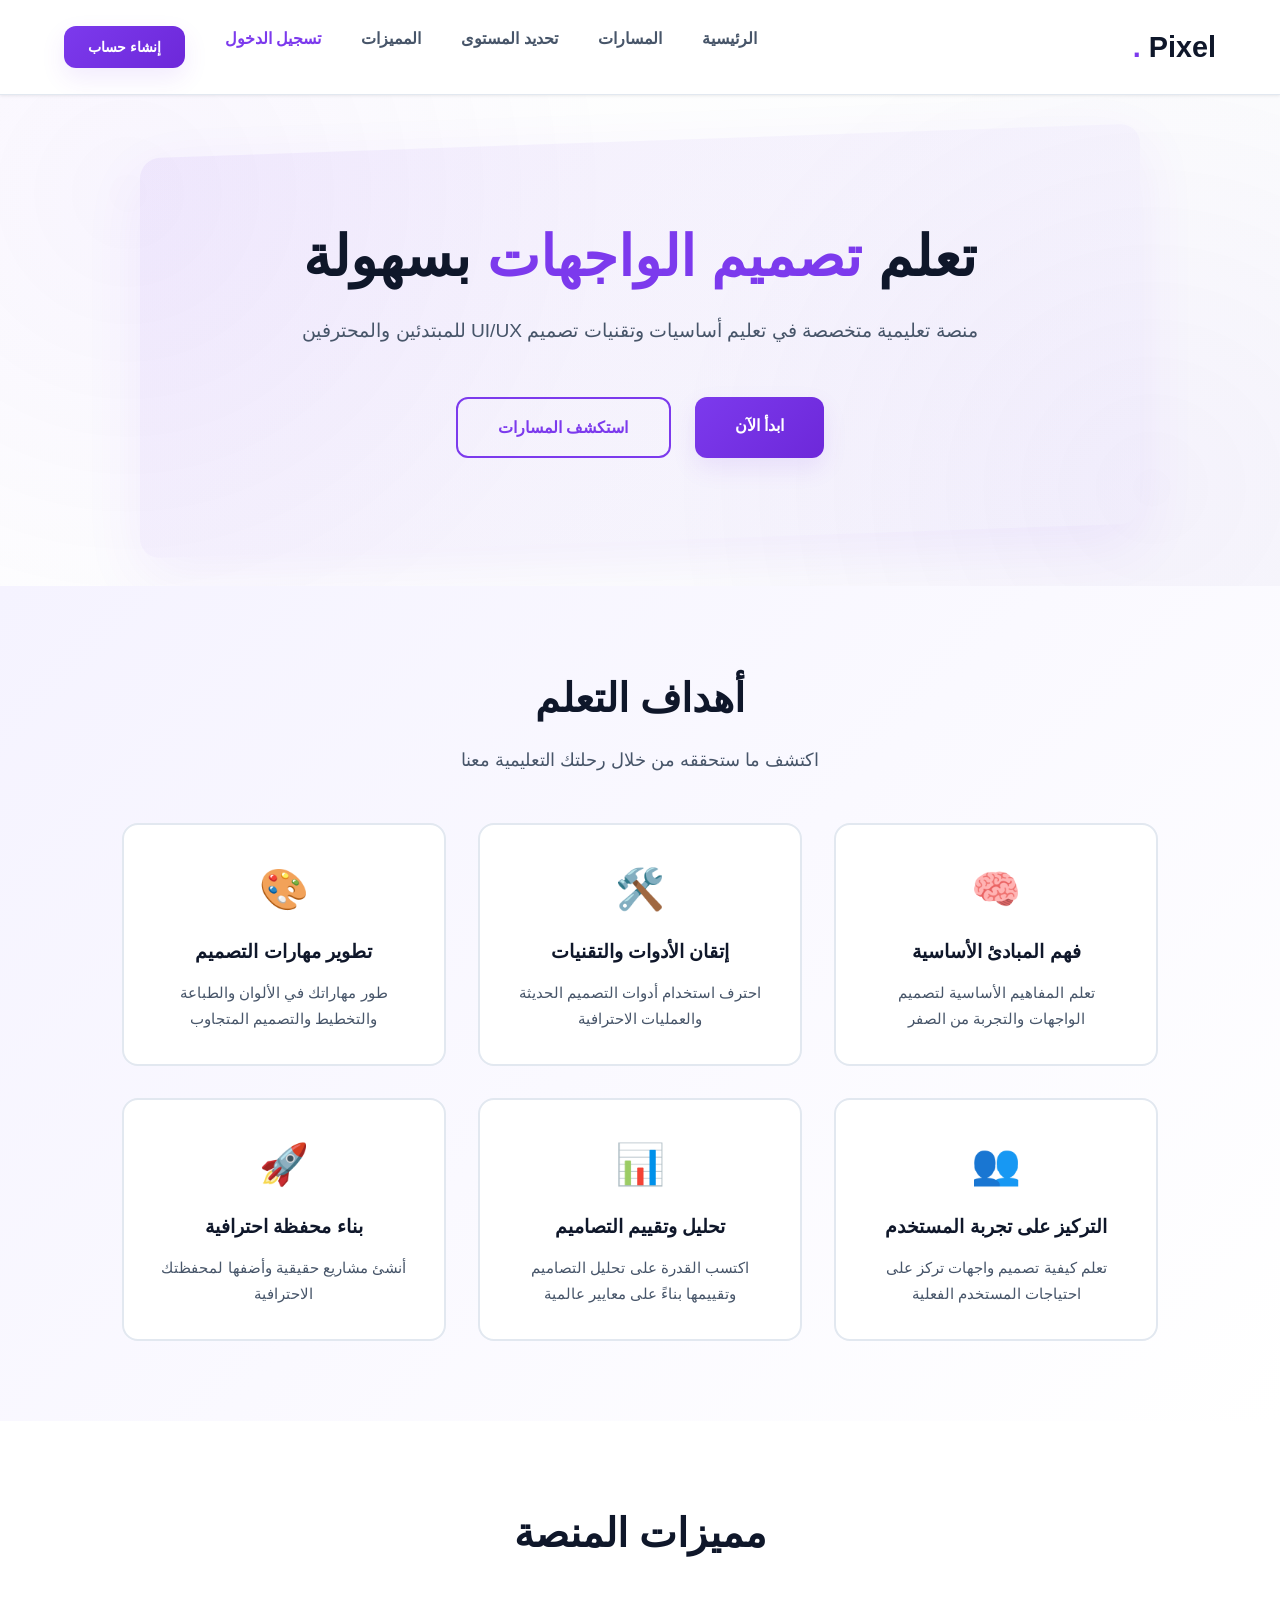
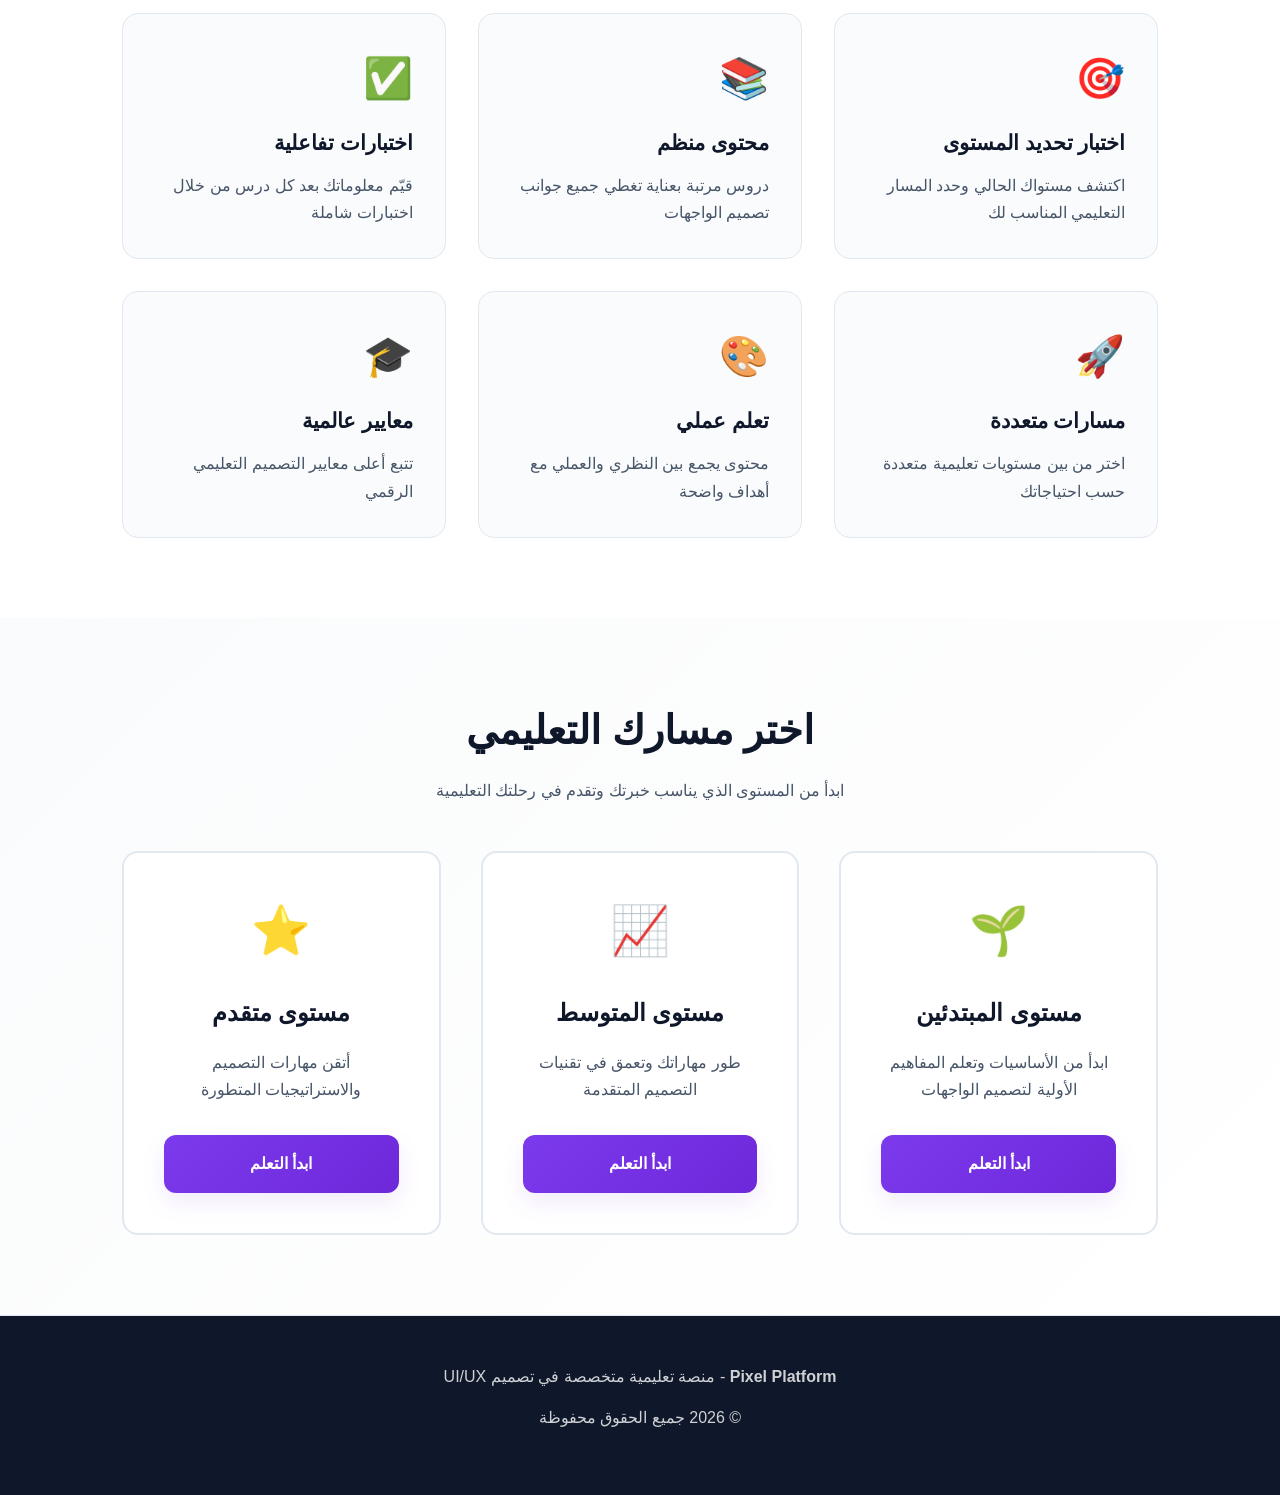
<file: index.html>
<!DOCTYPE html>
<html lang="ar">
<head>
    <meta charset="UTF-8">
    <meta name="viewport" content="width=device-width, initial-scale=1.0">
    <title>Pixel - منصة تعليمية في تصميم UI/UX</title>
    <link rel="stylesheet" href="css/style.css">
</head>
<body>
    <!-- Navigation -->
    <nav class="navbar">
        <a href="index.html" class="logo">
            <span>Pixel</span><span>.</span>
        </a>
        <ul class="nav-links">
            <li><a href="index.html">الرئيسية</a></li>
            <li><a href="#levels">المسارات</a></li>
            <li><a href="pages/placement-test.html">تحديد المستوى</a></li>
            <li><a href="#features">المميزات</a></li>
        </ul>
    </nav>

    <!-- Hero Section -->
    <section class="hero">
        <h1>تعلم <span>تصميم الواجهات</span> بسهولة</h1>
        <p>منصة تعليمية متخصصة في تعليم أساسيات وتقنيات تصميم UI/UX للمبتدئين والمحترفين</p>
        <div class="hero-buttons">
            <a href="pages/placement-test.html" class="btn btn-primary">ابدأ الآن</a>
            <a href="#levels" class="btn btn-secondary">استكشف المسارات</a>
        </div>
    </section>

    <!-- Learning Objectives Section -->
    <section class="objectives" id="objectives">
        <div class="container">
            <h2>أهداف التعلم</h2>
            <p class="objectives-subtitle">اكتشف ما ستحققه من خلال رحلتك التعليمية معنا</p>
            <div class="objectives-grid">
                <div class="objective-card">
                    <div class="objective-icon">🧠</div>
                    <h3>فهم المبادئ الأساسية</h3>
                    <p>تعلم المفاهيم الأساسية لتصميم الواجهات والتجربة من الصفر</p>
                </div>
                <div class="objective-card">
                    <div class="objective-icon">🛠️</div>
                    <h3>إتقان الأدوات والتقنيات</h3>
                    <p>احترف استخدام أدوات التصميم الحديثة والعمليات الاحترافية</p>
                </div>
                <div class="objective-card">
                    <div class="objective-icon">🎨</div>
                    <h3>تطوير مهارات التصميم</h3>
                    <p>طور مهاراتك في الألوان والطباعة والتخطيط والتصميم المتجاوب</p>
                </div>
                <div class="objective-card">
                    <div class="objective-icon">👥</div>
                    <h3>التركيز على تجربة المستخدم</h3>
                    <p>تعلم كيفية تصميم واجهات تركز على احتياجات المستخدم الفعلية</p>
                </div>
                <div class="objective-card">
                    <div class="objective-icon">📊</div>
                    <h3>تحليل وتقييم التصاميم</h3>
                    <p>اكتسب القدرة على تحليل التصاميم وتقييمها بناءً على معايير عالمية</p>
                </div>
                <div class="objective-card">
                    <div class="objective-icon">🚀</div>
                    <h3>بناء محفظة احترافية</h3>
                    <p>أنشئ مشاريع حقيقية وأضفها لمحفظتك الاحترافية</p>
                </div>
            </div>
        </div>
    </section>

    <!-- Features Section -->
    <section class="features" id="features">
        <div class="container">
            <h2>مميزات المنصة</h2>
            <div class="features-grid">
                <div class="feature-card">
                    <div class="feature-icon">🎯</div>
                    <h3>اختبار تحديد المستوى</h3>
                    <p>اكتشف مستواك الحالي وحدد المسار التعليمي المناسب لك</p>
                </div>
                <div class="feature-card">
                    <div class="feature-icon">📚</div>
                    <h3>محتوى منظم</h3>
                    <p>دروس مرتبة بعناية تغطي جميع جوانب تصميم الواجهات</p>
                </div>
                <div class="feature-card">
                    <div class="feature-icon">✅</div>
                    <h3>اختبارات تفاعلية</h3>
                    <p>قيّم معلوماتك بعد كل درس من خلال اختبارات شاملة</p>
                </div>
                <div class="feature-card">
                    <div class="feature-icon">🚀</div>
                    <h3>مسارات متعددة</h3>
                    <p>اختر من بين مستويات تعليمية متعددة حسب احتياجاتك</p>
                </div>
                <div class="feature-card">
                    <div class="feature-icon">🎨</div>
                    <h3>تعلم عملي</h3>
                    <p>محتوى يجمع بين النظري والعملي مع أهداف واضحة</p>
                </div>
                <div class="feature-card">
                    <div class="feature-icon">🎓</div>
                    <h3>معايير عالمية</h3>
                    <p>تتبع أعلى معايير التصميم التعليمي الرقمي</p>
                </div>
            </div>
        </div>
    </section>

    <!-- Levels Section -->
    <section class="levels" id="levels">
        <div class="container">
            <h2>اختر مسارك التعليمي</h2>
            <p class="levels-subtitle">ابدأ من المستوى الذي يناسب خبرتك وتقدم في رحلتك التعليمية</p>
            <div class="levels-grid">
                <div class="level-card">
                    <div class="level-icon">🌱</div>
                    <h3>مستوى المبتدئين</h3>
                    <p>ابدأ من الأساسيات وتعلم المفاهيم الأولية لتصميم الواجهات</p>
                    <a href="pages/levels.html?level=beginner" class="btn btn-primary">ابدأ التعلم</a>
                </div>
                <div class="level-card">
                    <div class="level-icon">📈</div>
                    <h3>مستوى المتوسط</h3>
                    <p>طور مهاراتك وتعمق في تقنيات التصميم المتقدمة</p>
                    <a href="pages/levels.html?level=intermediate" class="btn btn-primary">ابدأ التعلم</a>
                </div>
                <div class="level-card">
                    <div class="level-icon">⭐</div>
                    <h3>مستوى متقدم</h3>
                    <p>أتقن مهارات التصميم والاستراتيجيات المتطورة</p>
                    <a href="pages/levels.html?level=advanced" class="btn btn-primary">ابدأ التعلم</a>
                </div>
            </div>
        </div>
    </section>

    <!-- Footer -->
    <footer>
        <div class="container">
            <p><strong>Pixel Platform</strong> - منصة تعليمية متخصصة في تصميم UI/UX</p>
            <p>© 2026 جميع الحقوق محفوظة</p>
        </div>
    </footer>
    <script src="js/auth.js"></script>
</body>
</html>
</file>
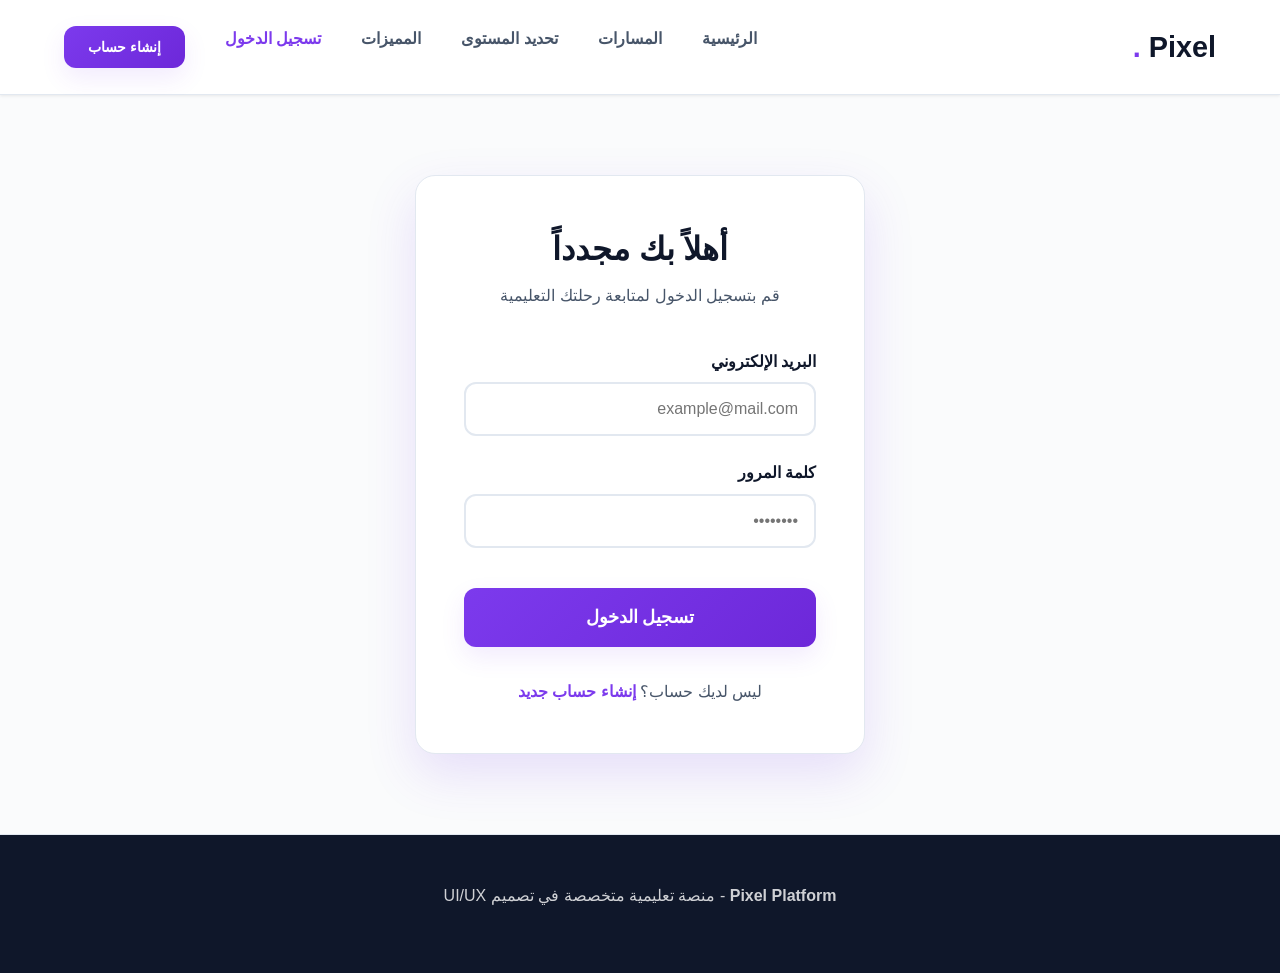
<file: pages/lesson-detail.html>
<!DOCTYPE html>
<html lang="ar">
<head>
    <meta charset="UTF-8">
    <meta name="viewport" content="width=device-width, initial-scale=1.0">
    <title>درس - Pixel</title>
    <link rel="stylesheet" href="../css/style.css">
    <style>
        .lesson-layout {
            display: grid;
            grid-template-columns: 250px 1fr;
            gap: 2rem;
            margin-top: 2rem;
        }
        .sidebar {
            background: #f8fafc;
            padding: 1.5rem;
            border-radius: 12px;
            border: 1px solid #e2e8f0;
            height: fit-content;
        }
        .sidebar h4 {
            margin-bottom: 1rem;
            color: #1e293b;
            border-bottom: 2px solid #3b82f6;
            padding-bottom: 0.5rem;
        }
        .lesson-list {
            list-style: none;
            padding: 0;
        }
        .lesson-list li {
            margin-bottom: 0.5rem;
        }
        .lesson-list a {
            text-decoration: none;
            color: #64748b;
            display: block;
            padding: 0.5rem;
            border-radius: 6px;
            transition: all 0.3s;
        }
        .lesson-list a:hover, .lesson-list a.active {
            background: #3b82f6;
            color: white;
        }
        .lesson-content-area {
            background: white;
            padding: 2rem;
            border-radius: 12px;
            box-shadow: 0 4px 6px -1px rgba(0, 0, 0, 0.1);
        }
        .lesson-nav {
            display: flex;
            justify-content: space-between;
            margin-top: 3rem;
            padding-top: 2rem;
            border-top: 1px solid #e2e8f0;
        }
        @media (max-width: 768px) {
            .lesson-layout {
                grid-template-columns: 1fr;
            }
            .sidebar {
                order: 2;
            }
            .lesson-content-area {
                order: 1;
            }
        }
    </style>
</head>
<body>
    <!-- Navigation -->
    <nav class="navbar">
        <a href="../index.html" class="logo">
            <span>Pixel</span><span>.</span>
        </a>
        <ul class="nav-links">
            <li><a href="../index.html">الرئيسية</a></li>
            <li><a href="../index.html#levels">المسارات</a></li>
            <li><a href="placement-test.html">تحديد المستوى</a></li>
            <li><a href="../index.html#features">المميزات</a></li>
        </ul>
    </nav>

    <!-- Content -->
    <div class="container" style="padding: 3rem 5%;">
        <div style="margin-bottom: 1rem;">
            <a id="back-link" href="levels.html" class="btn btn-secondary">العودة للمسار</a>
        </div>

        <div class="lesson-layout">
            <!-- Sidebar -->
            <aside class="sidebar">
                <h4 id="sidebar-title">قائمة الدروس</h4>
                <ul class="lesson-list" id="lesson-list">
                    <!-- Lessons will be loaded here -->
                </ul>
            </aside>

            <!-- Main Content -->
            <main class="lesson-content-area">
                <h1 id="lesson-title">جاري التحميل...</h1>
                <div id="lesson-content" style="margin: 2rem 0; line-height: 1.8; color: #475569;">
                    <p>محتوى الدرس سيظهر هنا...</p>
                </div>

                <div class="lesson-nav">
                    <a id="prev-lesson" href="#" class="btn btn-secondary" style="visibility: hidden;">الدرس السابق</a>
                    <a id="quiz-link" href="quiz.html" class="btn btn-primary">اختبر معلوماتك</a>
                    <a id="next-lesson" href="#" class="btn btn-secondary" style="visibility: hidden;">الدرس التالي</a>
                </div>
            </main>
        </div>
    </div>

    <!-- Footer -->
    <footer>
        <div class="container">
            <p><strong>Pixel Platform</strong> - منصة تعليمية متخصصة في تصميم UI/UX</p>
        </div>
    </footer>

    <script src="../js/data.js"></script>
    <script src="../js/auth.js"></script>
    <script>
        // Protect this page
        auth.protectPage();

        function loadLesson() {
            const params = new URLSearchParams(window.location.search);
            const levelKey = params.get('level') || 'beginner';
            const lessonId = parseInt(params.get('lesson')) || 1;

            const level = pixelData.levels[levelKey];
            if (!level) return;

            const lessonIndex = level.lessons.findIndex(l => l.id === lessonId);
            const lesson = level.lessons[lessonIndex];

            if (lesson) {
                document.title = `${lesson.title} - Pixel`;
                document.getElementById('lesson-title').textContent = lesson.title;
                document.getElementById('lesson-content').innerHTML = lesson.content;
                document.getElementById('sidebar-title').textContent = level.title;
                document.getElementById('back-link').href = `levels.html?level=${levelKey}`;
                document.getElementById('quiz-link').href = `quiz.html?level=${levelKey}&lesson=${lessonId}`;

                // Load Sidebar
                const list = document.getElementById('lesson-list');
                list.innerHTML = '';
                level.lessons.forEach(l => {
                    const li = document.createElement('li');
                    const a = document.createElement('a');
                    a.href = `lesson-detail.html?level=${levelKey}&lesson=${l.id}`;
                    a.textContent = l.title;
                    if (l.id === lessonId) a.className = 'active';
                    li.appendChild(a);
                    list.appendChild(li);
                });

                // Navigation Buttons
                const prevBtn = document.getElementById('prev-lesson');
                const nextBtn = document.getElementById('next-lesson');

                if (lessonIndex > 0) {
                    prevBtn.href = `lesson-detail.html?level=${levelKey}&lesson=${level.lessons[lessonIndex - 1].id}`;
                    prevBtn.style.visibility = 'visible';
                } else {
                    prevBtn.style.visibility = 'hidden';
                }

                if (lessonIndex < level.lessons.length - 1) {
                    nextBtn.href = `lesson-detail.html?level=${levelKey}&lesson=${level.lessons[lessonIndex + 1].id}`;
                    nextBtn.style.visibility = 'visible';
                } else {
                    nextBtn.style.visibility = 'hidden';
                }
            }
        }

        window.onload = loadLesson;
    </script>
</body>
</html>
</file>
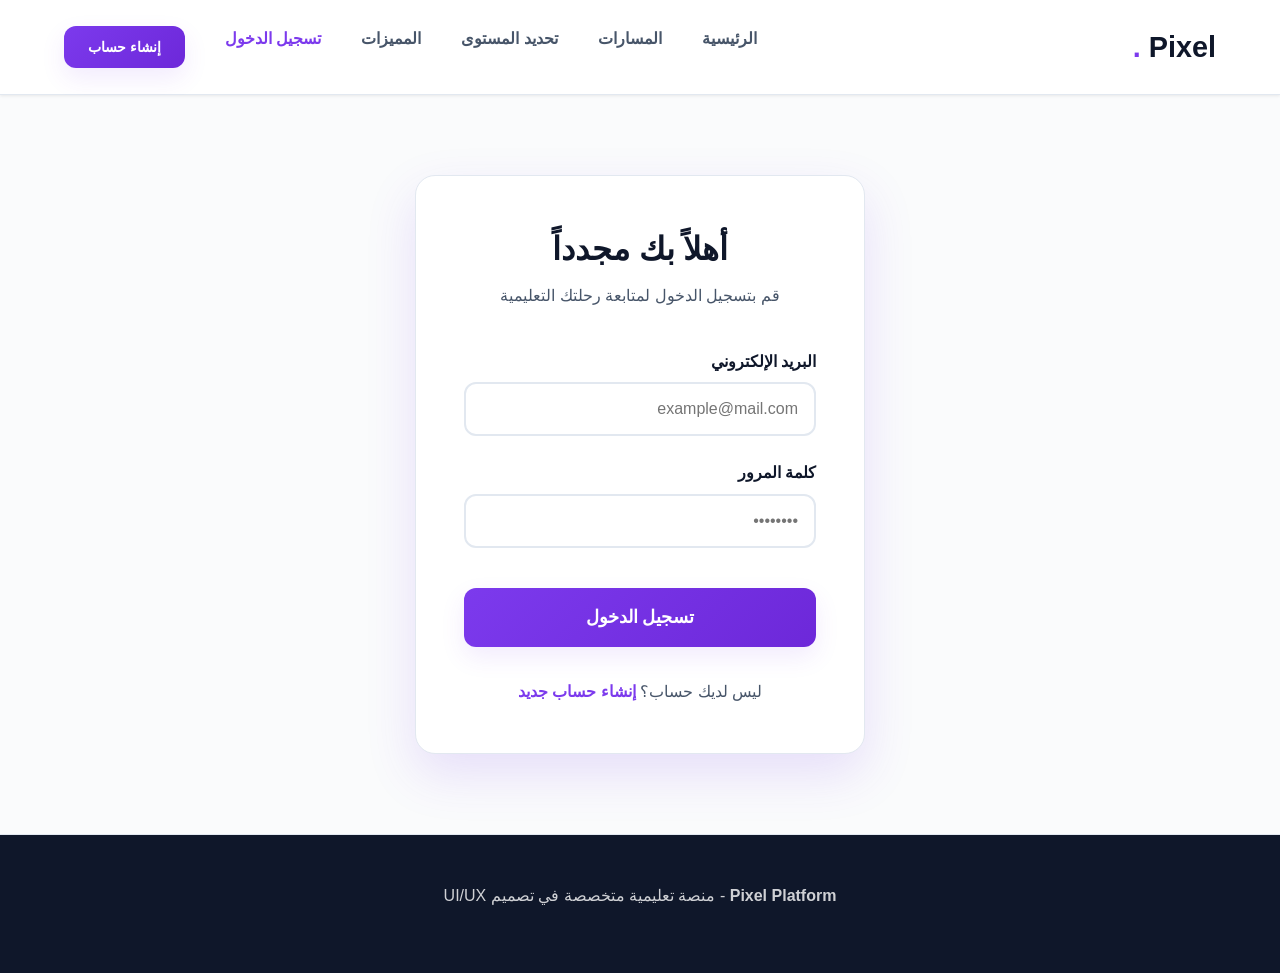
<file: pages/levels.html>
<!DOCTYPE html>
<html lang="ar">
<head>
    <meta charset="UTF-8">
    <meta name="viewport" content="width=device-width, initial-scale=1.0">
    <title>المسارات التعليمية - Pixel</title>
    <link rel="stylesheet" href="../css/style.css">
</head>
<body>
    <!-- Navigation -->
    <nav class="navbar">
        <a href="../index.html" class="logo">
            <span>Pixel</span><span>.</span>
        </a>
        <ul class="nav-links">
            <li><a href="../index.html">الرئيسية</a></li>
            <li><a href="../index.html#levels">المسارات</a></li>
            <li><a href="placement-test.html">تحديد المستوى</a></li>
            <li><a href="../index.html#features">المميزات</a></li>
        </ul>
    </nav>

    <!-- Content -->
    <div class="container" style="padding: 3rem 5%;">
        <div id="level-header" style="margin-bottom: 3rem;">
            <h1 id="level-title">المسارات التعليمية</h1>
            <p id="level-desc" style="color: #64748b; font-size: 1.1rem; margin-top: 0.5rem;">اختر المسار الذي يناسبك وابدأ رحلتك التعليمية</p>
        </div>
        
        <div id="content-grid" class="levels-grid">
            <!-- Content will be loaded here -->
        </div>

        <div id="back-to-levels" style="margin-top: 3rem; display: none;">
            <a href="levels.html" class="btn btn-secondary">العودة لجميع المسارات</a>
        </div>
    </div>

    <!-- Footer -->
    <footer>
        <div class="container">
            <p><strong>Pixel Platform</strong> - منصة تعليمية متخصصة في تصميم UI/UX</p>
        </div>
    </footer>

    <script src="../js/data.js"></script>
    <script src="../js/auth.js"></script>
    <script>
        // Protect this page
        auth.protectPage();

        function loadContent() {
            const params = new URLSearchParams(window.location.search);
            let levelKey = params.get('level');
            
            // Handle Arabic level names from placement test
            if (levelKey === 'مبتدئ') levelKey = 'beginner';
            if (levelKey === 'متوسط') levelKey = 'intermediate';
            if (levelKey === 'متقدم') levelKey = 'advanced';

            const grid = document.getElementById('content-grid');
            const title = document.getElementById('level-title');
            const desc = document.getElementById('level-desc');
            const backBtn = document.getElementById('back-to-levels');

            if (levelKey && pixelData.levels[levelKey]) {
                const level = pixelData.levels[levelKey];
                title.textContent = level.title;
                desc.textContent = level.description;
                backBtn.style.display = 'block';
                
                grid.innerHTML = '';
                level.lessons.forEach((lesson, index) => {
                    const card = document.createElement('div');
                    card.className = 'level-card';
                    card.innerHTML = `
                        <div class="level-icon">${index + 1}</div>
                        <h3>${lesson.title}</h3>
                        <p>اضغط للبدء في تعلم هذا الدرس واكتشاف محتواه.</p>
                        <a href="lesson-detail.html?level=${levelKey}&lesson=${lesson.id}" class="btn btn-primary">ابدأ الدرس</a>
                    `;
                    grid.appendChild(card);
                });
            } else {
                // Show all levels
                grid.innerHTML = '';
                Object.keys(pixelData.levels).forEach(key => {
                    const level = pixelData.levels[key];
                    const card = document.createElement('div');
                    card.className = 'level-card';
                    card.innerHTML = `
                        <div class="level-icon">${level.icon}</div>
                        <h3>${level.title}</h3>
                        <p>${level.description}</p>
                        <a href="levels.html?level=${key}" class="btn btn-primary">استكشف الدروس</a>
                    `;
                    grid.appendChild(card);
                });
            }
        }

        window.onload = loadContent;
    </script>
</body>
</html>
</file>
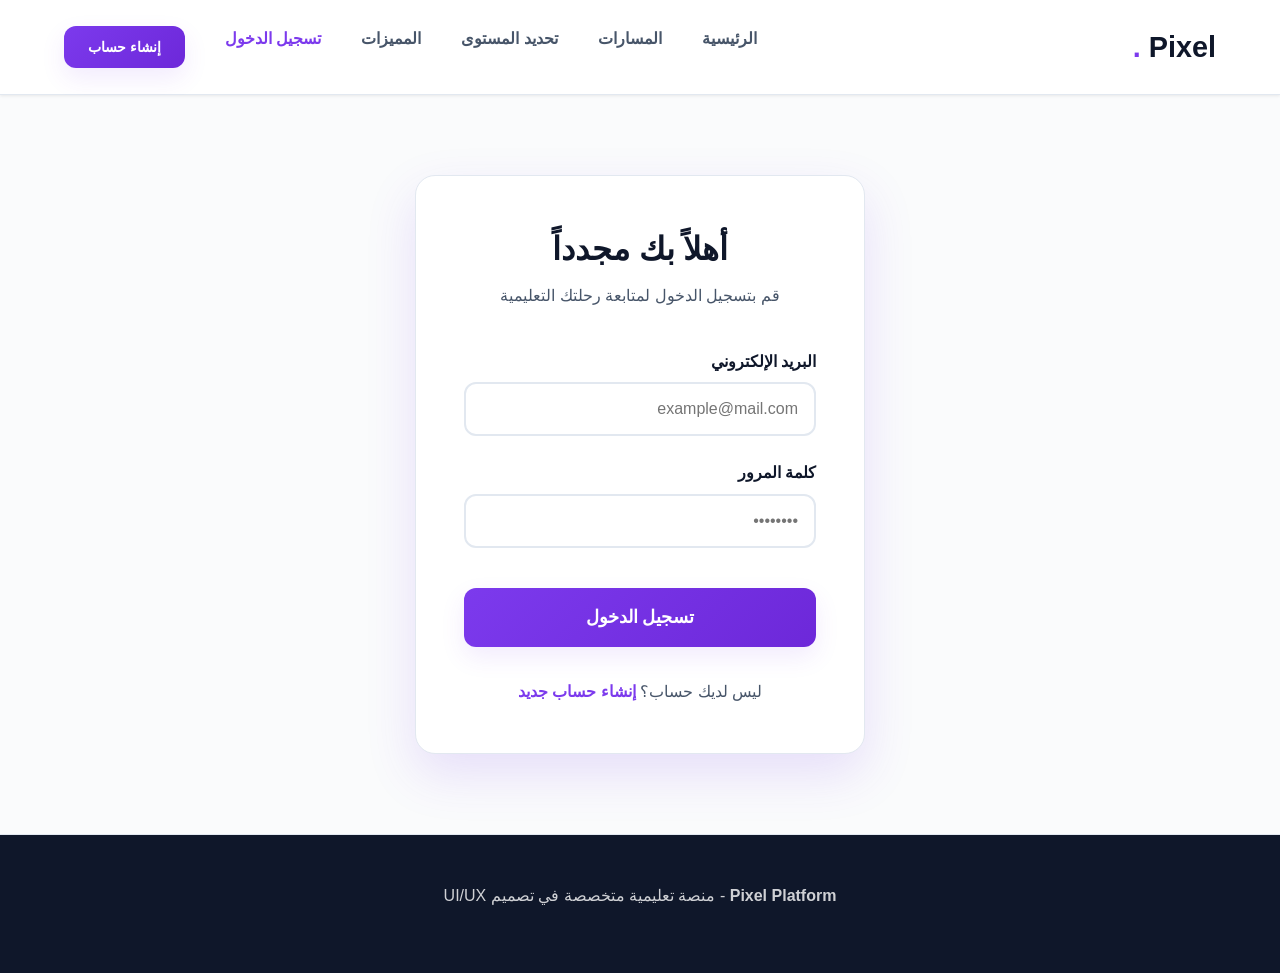
<file: pages/login.html>
<!DOCTYPE html>
<html lang="ar">
<head>
    <meta charset="UTF-8">
    <meta name="viewport" content="width=device-width, initial-scale=1.0">
    <title>تسجيل الدخول - Pixel</title>
    <link rel="stylesheet" href="../css/style.css">
    <style>
        .auth-container {
            max-width: 450px;
            margin: 5rem auto;
            padding: 3rem;
            background: white;
            border-radius: 20px;
            box-shadow: var(--shadow-lg);
            border: 1px solid var(--border-soft);
        }
        .auth-header {
            text-align: center;
            margin-bottom: 2.5rem;
        }
        .auth-header h1 {
            font-size: 2rem;
            color: var(--text-dark);
            margin-bottom: 0.5rem;
        }
        .auth-header p {
            color: var(--text-slate);
        }
        .form-group {
            margin-bottom: 1.5rem;
        }
        .form-group label {
            display: block;
            margin-bottom: 0.5rem;
            font-weight: 600;
            color: var(--text-dark);
        }
        .form-group input {
            width: 100%;
            padding: 1rem;
            border-radius: 12px;
            border: 2px solid var(--border-soft);
            font-size: 1rem;
            transition: all 0.3s;
            outline: none;
        }
        .form-group input:focus {
            border-color: var(--secondary);
            background: var(--secondary-light);
        }
        .auth-btn {
            width: 100%;
            margin-top: 1rem;
            padding: 1.2rem;
            font-size: 1.1rem;
            background: linear-gradient(135deg, var(--secondary), #6d28d9) !important;
            color: white !important;
            box-shadow: var(--shadow-md) !important;
            border: none !important;
        }
        .auth-btn:hover {
            transform: translateY(-3px) !important;
            box-shadow: var(--shadow-lg) !important;
        }
        .auth-footer {
            text-align: center;
            margin-top: 2rem;
            color: var(--text-slate);
        }
        .auth-footer a {
            color: var(--secondary);
            text-decoration: none;
            font-weight: 700;
        }
    </style>
</head>
<body>
    <!-- Navigation -->
    <nav class="navbar">
        <a href="../index.html" class="logo">
            <span>Pixel</span><span>.</span>
        </a>
        <ul class="nav-links">
            <li><a href="../index.html">الرئيسية</a></li>
            <li><a href="../index.html#levels">المسارات</a></li>
            <li><a href="placement-test.html">تحديد المستوى</a></li>
            <li><a href="../index.html#features">المميزات</a></li>
        </ul>
    </nav>

    <div class="container">
        <div class="auth-container">
            <div class="auth-header">
                <h1>أهلاً بك مجدداً</h1>
                <p>قم بتسجيل الدخول لمتابعة رحلتك التعليمية</p>
            </div>
            <form id="login-form">
                <div class="form-group">
                    <label for="email">البريد الإلكتروني</label>
                    <input type="email" id="email" placeholder="example@mail.com" required>
                </div>
                <div class="form-group">
                    <label for="password">كلمة المرور</label>
                    <input type="password" id="password" placeholder="••••••••" required>
                </div>
                <button type="submit" class="btn btn-primary auth-btn">تسجيل الدخول</button>
            </form>
            <div class="auth-footer">
                <p>ليس لديك حساب؟ <a href="signup.html">إنشاء حساب جديد</a></p>
            </div>
        </div>
    </div>

    <!-- Footer -->
    <footer>
        <div class="container">
            <p><strong>Pixel Platform</strong> - منصة تعليمية متخصصة في تصميم UI/UX</p>
        </div>
    </footer>

    <script src="../js/auth.js"></script>
    <script>
        document.getElementById('login-form').addEventListener('submit', function(e) {
            e.preventDefault();
            const email = document.getElementById('email').value;
            const password = document.getElementById('password').value;
            
            if (auth.login(email, password)) {
                const redirectUrl = localStorage.getItem('pixel_redirect_url') || '../index.html';
                localStorage.removeItem('pixel_redirect_url');
                window.location.href = redirectUrl;
            }
        });
    </script>
</body>
</html>
</file>
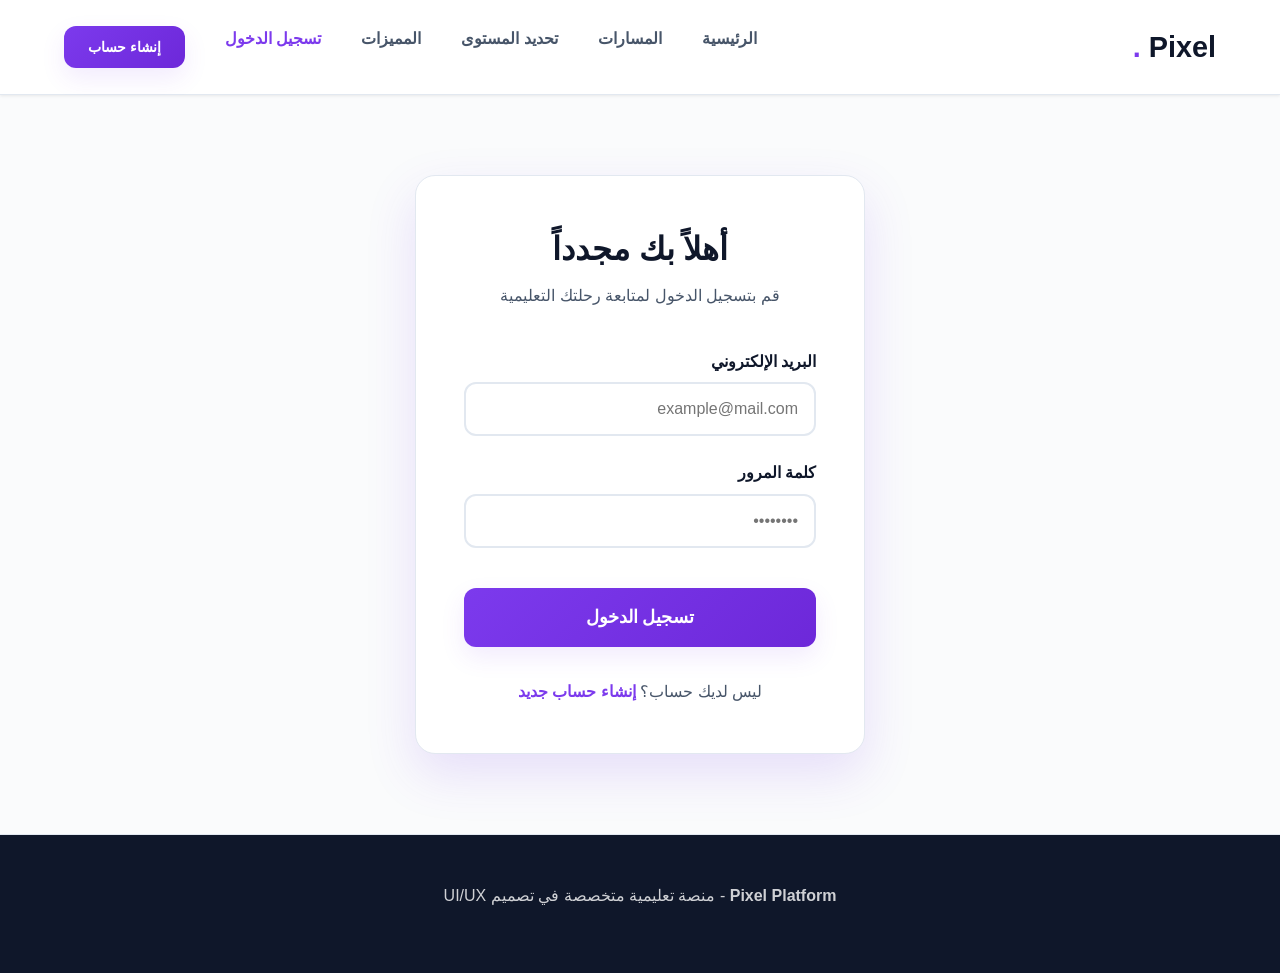
<file: pages/quiz.html>
<!DOCTYPE html>
<html lang="ar">
<head>
    <meta charset="UTF-8">
    <meta name="viewport" content="width=device-width, initial-scale=1.0">
    <title>اختبار الدرس - Pixel</title>
    <link rel="stylesheet" href="../css/style.css">
</head>
<body>
    <!-- Navigation -->
    <nav class="navbar">
        <a href="../index.html" class="logo">
            <span>Pixel</span><span>.</span>
        </a>
        <ul class="nav-links">
            <li><a href="../index.html">الرئيسية</a></li>
            <li><a href="../index.html#levels">المسارات</a></li>
            <li><a href="placement-test.html">تحديد المستوى</a></li>
            <li><a href="../index.html#features">المميزات</a></li>
        </ul>
    </nav>

    <!-- Quiz Container -->
    <div class="container">
        <div class="quiz-container">
            <h2 id="quiz-title" style="margin-bottom: 1.5rem; text-align: center;">اختبار الدرس</h2>
            <div class="progress-bar">
                <div class="progress-fill" id="progress"></div>
            </div>

            <div class="question" id="question-container">
                <h3 id="question-text">جاري تحميل الأسئلة...</h3>
                <div class="options" id="options-container"></div>
            </div>

            <div style="text-align: center; margin-top: 2rem;">
                <button class="btn btn-primary" id="next-btn" onclick="nextQuestion()" style="display: none;">السؤال التالي</button>
                <button class="btn btn-primary" id="submit-btn" onclick="submitQuiz()" style="display: none;">إنهاء الاختبار</button>
                <div id="quiz-result-actions" style="display: none; margin-top: 1rem; gap: 1rem; justify-content: center;">
                    <a id="back-to-lesson" href="#" class="btn btn-secondary">العودة للدرس</a>
                    <a id="next-lesson-link" href="#" class="btn btn-primary">الدرس التالي</a>
                </div>
            </div>
        </div>
    </div>

    <!-- Footer -->
    <footer>
        <div class="container">
            <p><strong>Pixel Platform</strong> - منصة تعليمية متخصصة في تصميم UI/UX</p>
        </div>
    </footer>

    <script src="../js/data.js"></script>
    <script src="../js/auth.js"></script>
    <script>
        // Protect this page
        auth.protectPage();

        let questions = [];
        let currentQuestion = 0;
        let score = 0;
        let selectedAnswers = [];
        let levelKey, lessonId;

        function initQuiz() {
            const params = new URLSearchParams(window.location.search);
            levelKey = params.get('level') || 'beginner';
            lessonId = parseInt(params.get('lesson')) || 1;

            const level = pixelData.levels[levelKey];
            const lessonIndex = level ? level.lessons.findIndex(l => l.id === lessonId) : -1;
            const lesson = lessonIndex !== -1 ? level.lessons[lessonIndex] : null;

            if (lesson && lesson.quiz) {
                questions = lesson.quiz;
                document.getElementById('quiz-title').textContent = `اختبار: ${lesson.title}`;
                document.getElementById('back-to-lesson').href = `lesson-detail.html?level=${levelKey}&lesson=${lessonId}`;
                
                // Setup next lesson link
                if (lessonIndex < level.lessons.length - 1) {
                    const nextLesson = level.lessons[lessonIndex + 1];
                    document.getElementById('next-lesson-link').href = `lesson-detail.html?level=${levelKey}&lesson=${nextLesson.id}`;
                    document.getElementById('next-lesson-link').style.display = 'inline-block';
                } else {
                    document.getElementById('next-lesson-link').style.display = 'none';
                }

                loadQuestion();
            } else {
                document.getElementById('question-text').textContent = "لا يوجد اختبار لهذا الدرس حالياً.";
            }
        }

        function loadQuestion() {
            const question = questions[currentQuestion];
            document.getElementById("question-text").textContent = question.question;
            
            const optionsContainer = document.getElementById("options-container");
            optionsContainer.innerHTML = "";
            
            question.options.forEach((option, index) => {
                const optionDiv = document.createElement("div");
                optionDiv.className = "option";
                if (selectedAnswers[currentQuestion] === index) optionDiv.classList.add("selected");
                optionDiv.textContent = option;
                optionDiv.onclick = () => selectOption(index, optionDiv);
                optionsContainer.appendChild(optionDiv);
            });

            updateProgress();
            updateButtons();
        }

        function selectOption(index, element) {
            document.querySelectorAll(".option").forEach(opt => opt.classList.remove("selected"));
            element.classList.add("selected");
            selectedAnswers[currentQuestion] = index;
        }

        function updateProgress() {
            const progress = ((currentQuestion + 1) / questions.length) * 100;
            document.getElementById("progress").style.width = progress + "%";
        }

        function updateButtons() {
            const nextBtn = document.getElementById("next-btn");
            const submitBtn = document.getElementById("submit-btn");
            
            if (currentQuestion < questions.length - 1) {
                nextBtn.style.display = "inline-block";
                submitBtn.style.display = "none";
            } else {
                nextBtn.style.display = "none";
                submitBtn.style.display = "inline-block";
            }
        }

        function nextQuestion() {
            if (selectedAnswers[currentQuestion] !== undefined) {
                currentQuestion++;
                loadQuestion();
            } else {
                alert("يرجى اختيار إجابة");
            }
        }

        function submitQuiz() {
            if (selectedAnswers[currentQuestion] === undefined) {
                alert("يرجى اختيار إجابة");
                return;
            }

            score = 0;
            questions.forEach((question, index) => {
                if (selectedAnswers[index] === question.correct) {
                    score++;
                }
            });

            const percentage = (score / questions.length) * 100;
            let message = `نتيجتك: ${score}/${questions.length} (${percentage}%)\n`;
            
            if (percentage >= 80) message += "ممتاز! لقد أتقنت هذا الدرس.";
            else if (percentage >= 50) message += "جيد، ولكن يمكنك مراجعة الدرس مرة أخرى.";
            else message += "تحتاج لمراجعة الدرس جيداً قبل الانتقال للدرس التالي.";

            alert(message);
            document.getElementById('quiz-result-actions').style.display = 'flex';
            document.getElementById('submit-btn').style.display = 'none';
        }

        window.onload = initQuiz;
    </script>
</body>
</html>
</file>
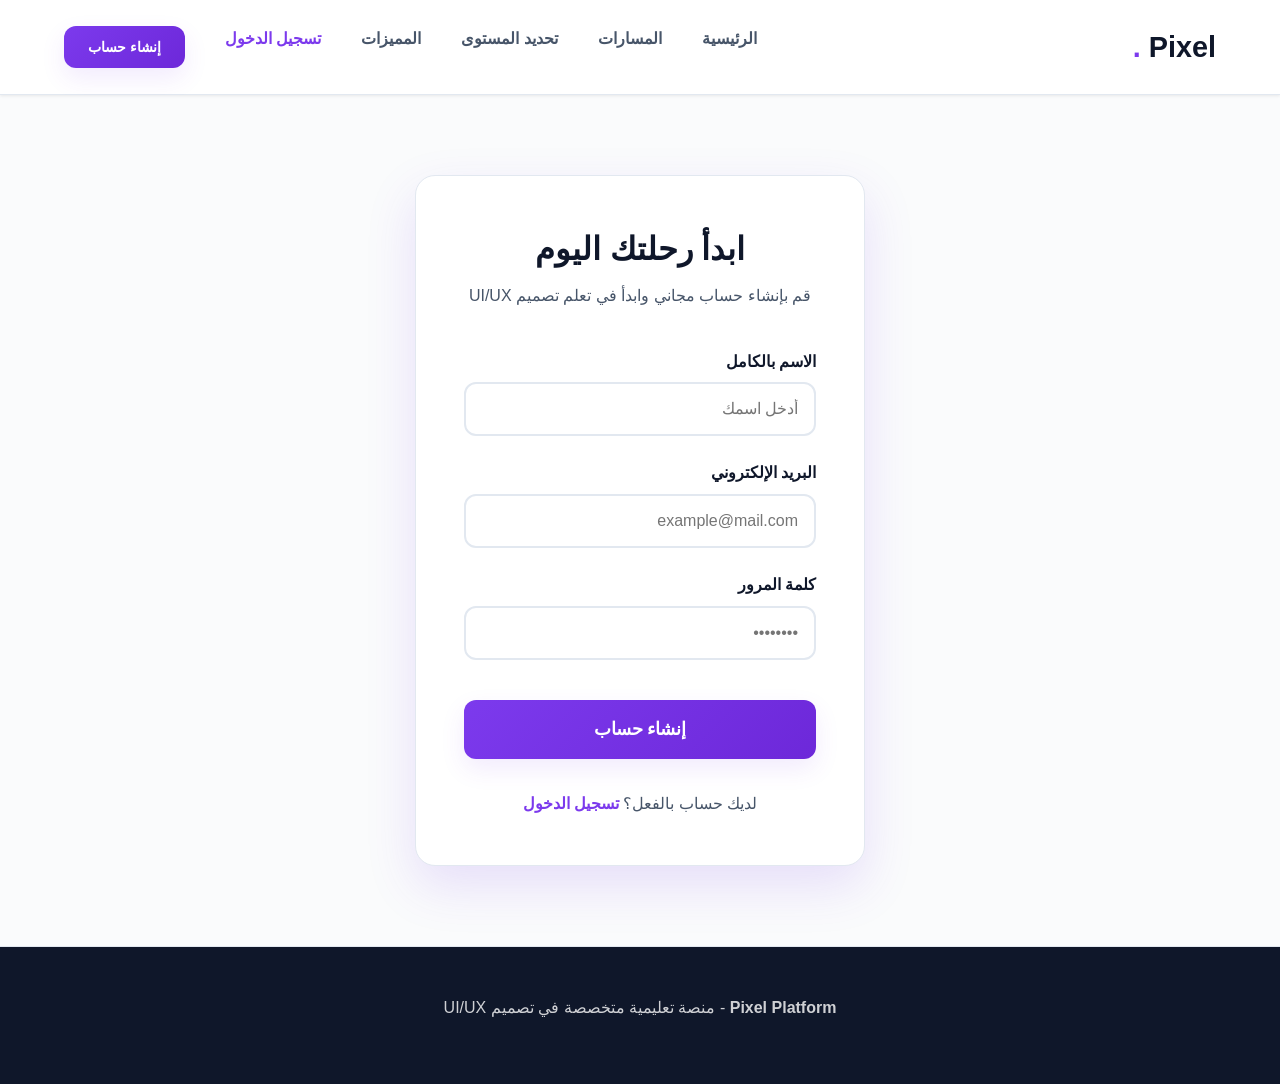
<file: pages/signup.html>
<!DOCTYPE html>
<html lang="ar">
<head>
    <meta charset="UTF-8">
    <meta name="viewport" content="width=device-width, initial-scale=1.0">
    <title>إنشاء حساب جديد - Pixel</title>
    <link rel="stylesheet" href="../css/style.css">
    <style>
        .auth-container {
            max-width: 450px;
            margin: 5rem auto;
            padding: 3rem;
            background: white;
            border-radius: 20px;
            box-shadow: var(--shadow-lg);
            border: 1px solid var(--border-soft);
        }
        .auth-header {
            text-align: center;
            margin-bottom: 2.5rem;
        }
        .auth-header h1 {
            font-size: 2rem;
            color: var(--text-dark);
            margin-bottom: 0.5rem;
        }
        .auth-header p {
            color: var(--text-slate);
        }
        .form-group {
            margin-bottom: 1.5rem;
        }
        .form-group label {
            display: block;
            margin-bottom: 0.5rem;
            font-weight: 600;
            color: var(--text-dark);
        }
        .form-group input {
            width: 100%;
            padding: 1rem;
            border-radius: 12px;
            border: 2px solid var(--border-soft);
            font-size: 1rem;
            transition: all 0.3s;
            outline: none;
        }
        .form-group input:focus {
            border-color: var(--secondary);
            background: var(--secondary-light);
        }
        .auth-btn {
            width: 100%;
            margin-top: 1rem;
            padding: 1.2rem;
            font-size: 1.1rem;
            background: linear-gradient(135deg, var(--secondary), #6d28d9) !important;
            color: white !important;
            box-shadow: var(--shadow-md) !important;
            border: none !important;
        }
        .auth-btn:hover {
            transform: translateY(-3px) !important;
            box-shadow: var(--shadow-lg) !important;
        }
        .auth-footer {
            text-align: center;
            margin-top: 2rem;
            color: var(--text-slate);
        }
        .auth-footer a {
            color: var(--secondary);
            text-decoration: none;
            font-weight: 700;
        }
    </style>
</head>
<body>
    <!-- Navigation -->
    <nav class="navbar">
        <a href="../index.html" class="logo">
            <span>Pixel</span><span>.</span>
        </a>
        <ul class="nav-links">
            <li><a href="../index.html">الرئيسية</a></li>
            <li><a href="../index.html#levels">المسارات</a></li>
            <li><a href="placement-test.html">تحديد المستوى</a></li>
            <li><a href="../index.html#features">المميزات</a></li>
        </ul>
    </nav>

    <div class="container">
        <div class="auth-container">
            <div class="auth-header">
                <h1>ابدأ رحلتك اليوم</h1>
                <p>قم بإنشاء حساب مجاني وابدأ في تعلم تصميم UI/UX</p>
            </div>
            <form id="signup-form">
                <div class="form-group">
                    <label for="name">الاسم بالكامل</label>
                    <input type="text" id="name" placeholder="أدخل اسمك" required>
                </div>
                <div class="form-group">
                    <label for="email">البريد الإلكتروني</label>
                    <input type="email" id="email" placeholder="example@mail.com" required>
                </div>
                <div class="form-group">
                    <label for="password">كلمة المرور</label>
                    <input type="password" id="password" placeholder="••••••••" required>
                </div>
                <button type="submit" class="btn btn-primary auth-btn">إنشاء حساب</button>
            </form>
            <div class="auth-footer">
                <p>لديك حساب بالفعل؟ <a href="login.html">تسجيل الدخول</a></p>
            </div>
        </div>
    </div>

    <!-- Footer -->
    <footer>
        <div class="container">
            <p><strong>Pixel Platform</strong> - منصة تعليمية متخصصة في تصميم UI/UX</p>
        </div>
    </footer>

    <script src="../js/auth.js"></script>
    <script>
        document.getElementById('signup-form').addEventListener('submit', function(e) {
            e.preventDefault();
            const name = document.getElementById('name').value;
            const email = document.getElementById('email').value;
            const password = document.getElementById('password').value;
            
            if (auth.signup(name, email, password)) {
                const redirectUrl = localStorage.getItem('pixel_redirect_url') || '../index.html';
                localStorage.removeItem('pixel_redirect_url');
                window.location.href = redirectUrl;
            }
        });
    </script>
</body>
</html>
</file>
<file: css/style.css>
/* Pixel UI/UX Platform - Professional Clean Design */
:root {
    --primary: #ffffff;
    --secondary: #7c3aed;
    --secondary-light: #f5f3ff;
    --text-dark: #0f172a;
    --text-slate: #475569;
    --text-light: #94a3b8;
    --bg-main: #fafbfc;
    --border-soft: #e2e8f0;
    --shadow-sm: 0 1px 3px rgba(0,0,0,0.08);
    --shadow-md: 0 10px 25px rgba(124, 58, 237, 0.1);
    --shadow-lg: 0 20px 50px rgba(124, 58, 237, 0.15);
}

* {
    margin: 0;
    padding: 0;
    box-sizing: border-box;
}

html {
    scroll-behavior: smooth;
}

body {
    font-family: 'Noto Kufi Arabic', 'Inter', -apple-system, BlinkMacSystemFont, sans-serif;
    direction: rtl;
    text-align: right;
    background: var(--bg-main);
    color: var(--text-dark);
    line-height: 1.6;
}

/* Animations */
@keyframes fadeIn {
    from { opacity: 0; }
    to { opacity: 1; }
}

@keyframes slideUp {
    from { opacity: 0; transform: translateY(20px); }
    to { opacity: 1; transform: translateY(0); }
}

@keyframes scaleIn {
    from { opacity: 0; transform: scale(0.95); }
    to { opacity: 1; transform: scale(1); }
}

/* Navigation */
.navbar {
    padding: 1.5rem 5%;
    display: flex;
    justify-content: space-between;
    align-items: center;
    background: rgba(255, 255, 255, 0.9);
    backdrop-filter: blur(20px);
    border-bottom: 1px solid var(--border-soft);
    position: sticky;
    top: 0;
    z-index: 1000;
    box-shadow: var(--shadow-sm);
}

.logo {
    font-size: 1.8rem;
    font-weight: 900;
    color: var(--text-dark);
    display: flex;
    align-items: center;
    gap: 0.5rem;
    text-decoration: none;
}

.logo span:last-child {
    color: var(--secondary);
}

.nav-links {
    display: flex;
    gap: 2.5rem;
    list-style: none;
}

.nav-links a {
    text-decoration: none;
    color: var(--text-slate);
    font-weight: 600;
    transition: color 0.3s;
}

.nav-links a:hover {
    color: var(--secondary);
}

/* Hero Section */
.hero {
    padding: 8rem 5%;
    text-align: center;
    background: 
        radial-gradient(circle at 10% 20%, rgba(124, 58, 237, 0.05) 0%, transparent 40%),
        radial-gradient(circle at 90% 80%, rgba(124, 58, 237, 0.05) 0%, transparent 40%),
        linear-gradient(135deg, #ffffff 0%, var(--bg-main) 100%);
    position: relative;
    overflow: hidden;
}

.hero::before {
    content: "";
    position: absolute;
    top: 0;
    left: 0;
    right: 0;
    bottom: 0;
    background-image: radial-gradient(var(--secondary) 0.5px, transparent 0.5px);
    background-size: 30px 30px;
    opacity: 0.1;
    pointer-events: none;
}

.hero::after {
    content: "";
    position: absolute;
    top: 50%;
    left: 50%;
    transform: translate(-50%, -50%) skewY(-2deg);
    width: 90%;
    max-width: 1000px;
    height: 400px;
    background: linear-gradient(135deg, rgba(124, 58, 237, 0.08) 0%, rgba(167, 139, 250, 0.05) 100%);
    border-radius: 20px;
    z-index: 1;
    pointer-events: none;
    box-shadow: 0 20px 60px rgba(124, 58, 237, 0.08);
}

.hero > * {
    position: relative;
    z-index: 2;
}

.hero h1 {
    font-size: 3.5rem;
    font-weight: 900;
    margin-bottom: 1.5rem;
    color: var(--text-dark);
    line-height: 1.2;
}

.hero h1 span {
    color: var(--secondary);
}

.hero p {
    font-size: 1.2rem;
    color: var(--text-slate);
    max-width: 700px;
    margin: 0 auto 3rem;
    line-height: 1.8;
}

.hero-buttons {
    display: flex;
    gap: 1.5rem;
    justify-content: center;
    flex-wrap: wrap;
}

/* Buttons */
.btn {
    padding: 1rem 2.5rem;
    border-radius: 12px;
    text-decoration: none;
    font-weight: 700;
    font-size: 1rem;
    transition: all 0.3s;
    border: none;
    cursor: pointer;
    display: inline-block;
}

.btn-primary {
    background: linear-gradient(135deg, var(--secondary), #6d28d9);
    color: white;
    box-shadow: var(--shadow-md);
}

.btn-primary:hover {
    transform: translateY(-3px);
    box-shadow: var(--shadow-lg);
}

.btn-secondary {
    background: transparent;
    color: var(--secondary);
    border: 2px solid var(--secondary);
}

.btn-secondary:hover {
    background: var(--secondary-light);
}

/* Container */
.container {
    max-width: 1200px;
    margin: 0 auto;
    padding: 0 5%;
}

/* Learning Objectives Section */
.objectives {
    padding: 5rem 5%;
    background: linear-gradient(135deg, #f5f3ff 0%, white 100%);
}

.objectives h2 {
    text-align: center;
    font-size: 2.5rem;
    margin-bottom: 1rem;
    color: var(--text-dark);
}

.objectives-subtitle {
    text-align: center;
    color: var(--text-slate);
    margin-bottom: 3rem;
    max-width: 600px;
    margin-left: auto;
    margin-right: auto;
    font-size: 1.1rem;
}

.objectives-grid {
    display: grid;
    grid-template-columns: repeat(auto-fit, minmax(280px, 1fr));
    gap: 2rem;
}

.objective-card {
    padding: 2rem;
    background: white;
    border-radius: 16px;
    border: 2px solid var(--border-soft);
    text-align: center;
    transition: all 0.3s;
    animation: slideUp 0.5s ease-out;
    position: relative;
}

.objective-card::before {
    content: "";
    position: absolute;
    top: 0;
    left: 0;
    right: 0;
    height: 4px;
    background: linear-gradient(90deg, var(--secondary), #a78bfa);
    border-radius: 16px 16px 0 0;
    opacity: 0;
    transition: opacity 0.3s;
}

.objective-card:hover {
    transform: translateY(-8px);
    box-shadow: var(--shadow-md);
    border-color: var(--secondary);
}

.objective-card:hover::before {
    opacity: 1;
}

.objective-icon {
    font-size: 2.5rem;
    margin-bottom: 1rem;
}

.objective-card h3 {
    font-size: 1.2rem;
    margin-bottom: 0.8rem;
    color: var(--text-dark);
}

.objective-card p {
    color: var(--text-slate);
    line-height: 1.7;
    font-size: 0.95rem;
}

/* Features Grid */
.features {
    padding: 5rem 5%;
    background: white;
}

.features h2 {
    text-align: center;
    font-size: 2.5rem;
    margin-bottom: 3rem;
    color: var(--text-dark);
}

.features-grid {
    display: grid;
    grid-template-columns: repeat(auto-fit, minmax(280px, 1fr));
    gap: 2rem;
}

.feature-card {
    padding: 2rem;
    background: var(--bg-main);
    border-radius: 16px;
    border: 1px solid var(--border-soft);
    transition: all 0.3s;
    animation: slideUp 0.5s ease-out;
}

.feature-card:hover {
    transform: translateY(-8px);
    box-shadow: var(--shadow-md);
    border-color: var(--secondary);
}

.feature-icon {
    font-size: 2.5rem;
    margin-bottom: 1rem;
}

.feature-card h3 {
    font-size: 1.3rem;
    margin-bottom: 0.8rem;
    color: var(--text-dark);
}

.feature-card p {
    color: var(--text-slate);
    line-height: 1.7;
}

/* Levels Section */
.levels {
    padding: 5rem 5%;
    background: linear-gradient(135deg, var(--bg-main) 0%, white 100%);
}

.levels h2 {
    text-align: center;
    font-size: 2.5rem;
    margin-bottom: 1rem;
    color: var(--text-dark);
}

.levels-subtitle {
    text-align: center;
    color: var(--text-slate);
    margin-bottom: 3rem;
    max-width: 600px;
    margin-left: auto;
    margin-right: auto;
}

.levels-grid {
    display: grid;
    grid-template-columns: repeat(auto-fit, minmax(300px, 1fr));
    gap: 2.5rem;
}

.level-card {
    padding: 2.5rem;
    background: white;
    border-radius: 16px;
    border: 2px solid var(--border-soft);
    text-align: center;
    transition: all 0.3s;
    cursor: pointer;
    animation: scaleIn 0.5s ease-out;
}

.level-card:hover {
    transform: translateY(-10px);
    border-color: var(--secondary);
    box-shadow: var(--shadow-lg);
}

.level-icon {
    font-size: 3rem;
    margin-bottom: 1.5rem;
}

.level-card h3 {
    font-size: 1.5rem;
    margin-bottom: 1rem;
    color: var(--text-dark);
}

.level-card p {
    color: var(--text-slate);
    margin-bottom: 2rem;
    line-height: 1.7;
}

.level-card .btn {
    width: 100%;
}

/* Footer */
footer {
    padding: 3rem 5%;
    background: var(--text-dark);
    color: white;
    text-align: center;
    border-top: 1px solid var(--border-soft);
}

footer p {
    margin-bottom: 1rem;
    opacity: 0.8;
}

/* Quiz Page */
.quiz-container {
    max-width: 700px;
    margin: 3rem auto;
    padding: 3rem;
    background: white;
    border-radius: 16px;
    box-shadow: var(--shadow-md);
}

.progress-bar {
    height: 8px;
    background: var(--border-soft);
    border-radius: 10px;
    margin-bottom: 2rem;
    overflow: hidden;
}

.progress-fill {
    height: 100%;
    background: linear-gradient(90deg, var(--secondary), #a78bfa);
    transition: width 0.5s ease;
}

.question {
    margin-bottom: 2rem;
}

.question h3 {
    font-size: 1.3rem;
    margin-bottom: 1.5rem;
    color: var(--text-dark);
}

.options {
    display: flex;
    flex-direction: column;
    gap: 1rem;
}

.option {
    padding: 1.2rem;
    border: 2px solid var(--border-soft);
    border-radius: 12px;
    background: white;
    cursor: pointer;
    transition: all 0.3s;
    text-align: right;
}

.option:hover {
    border-color: var(--secondary);
    background: var(--secondary-light);
}

.option.selected {
    border-color: var(--secondary);
    background: var(--secondary-light);
    color: var(--secondary);
}

.option.correct {
    border-color: #10b981;
    background: #ecfdf5;
    color: #065f46;
}

.option.wrong {
    border-color: #ef4444;
    background: #fef2f2;
    color: #991b1b;
}

/* Responsive */
@media (max-width: 768px) {
    .hero h1 {
        font-size: 2.5rem;
    }
    
    .nav-links {
        display: none;
    }
    
    .features-grid,
    .levels-grid,
    .objectives-grid {
        grid-template-columns: 1fr;
    }
    
    .hero-buttons {
        flex-direction: column;
    }
    
    .btn {
        width: 100%;
    }
}
</file>
